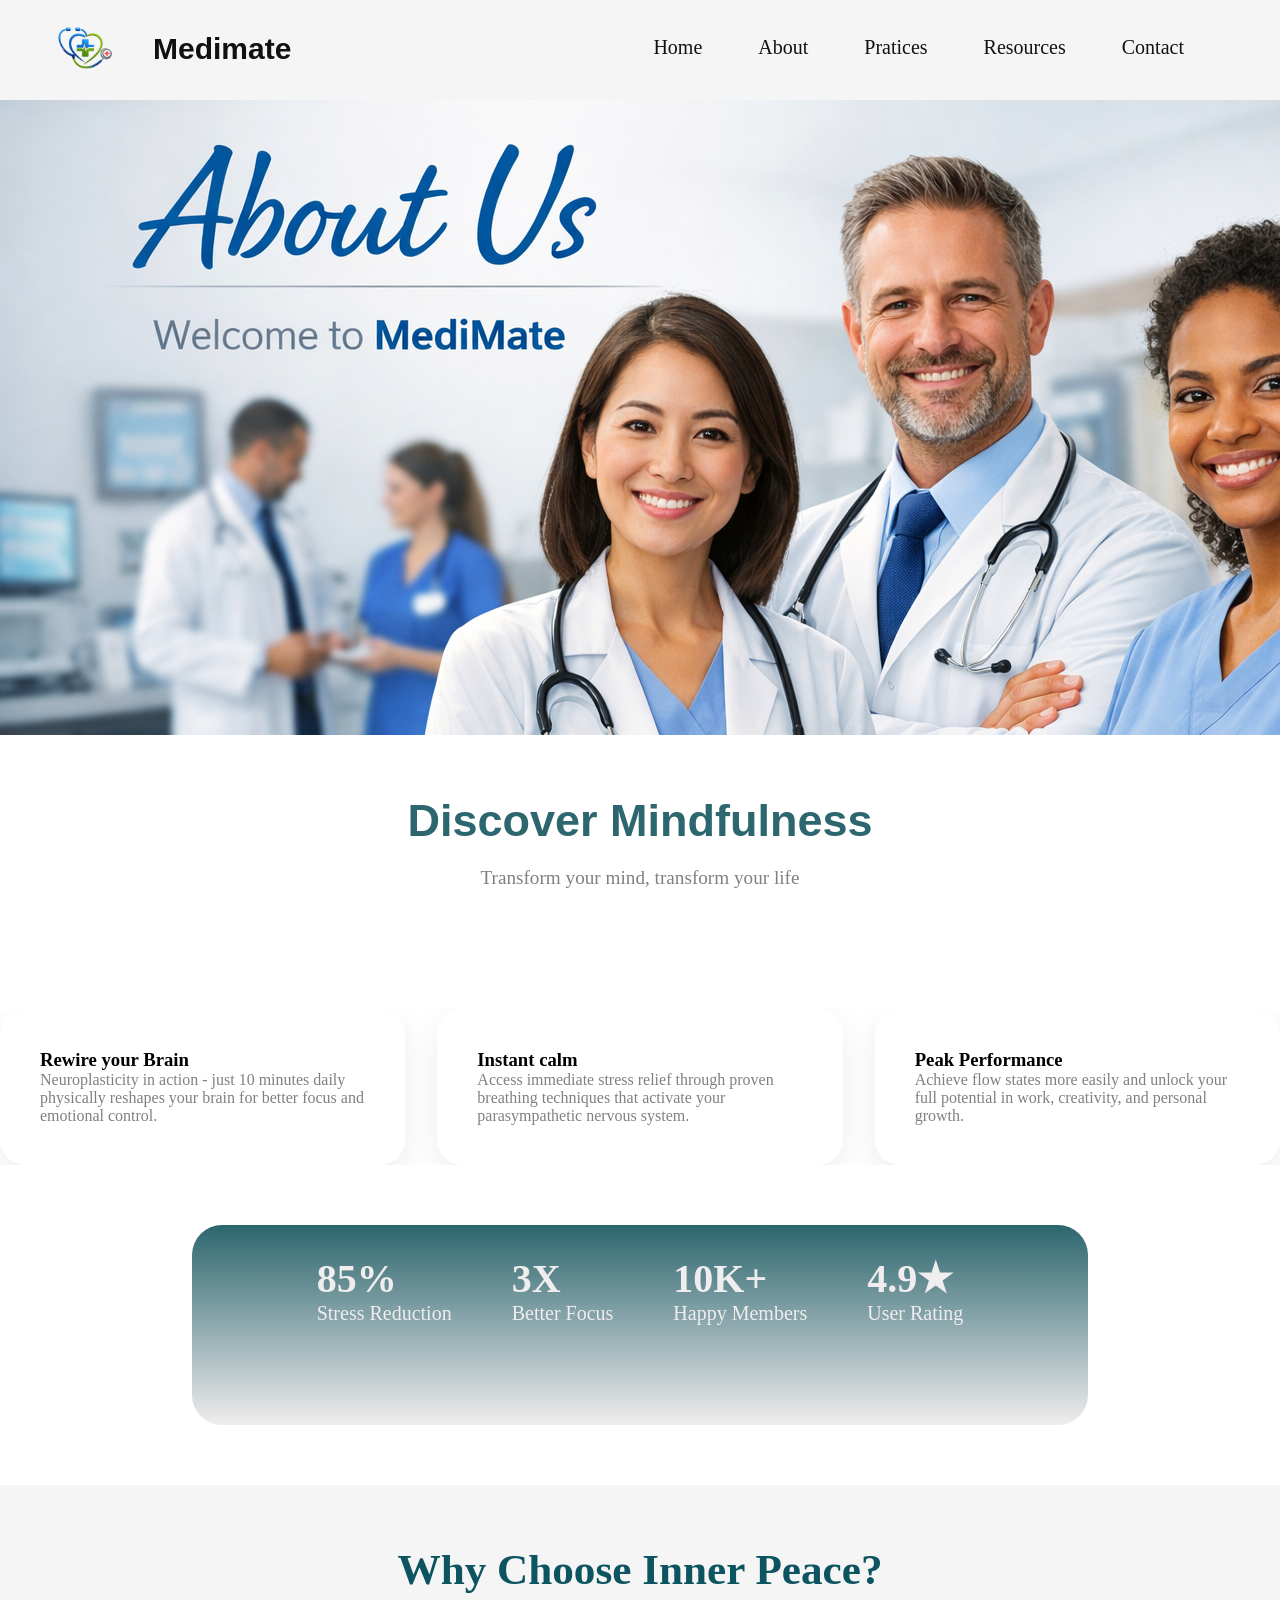
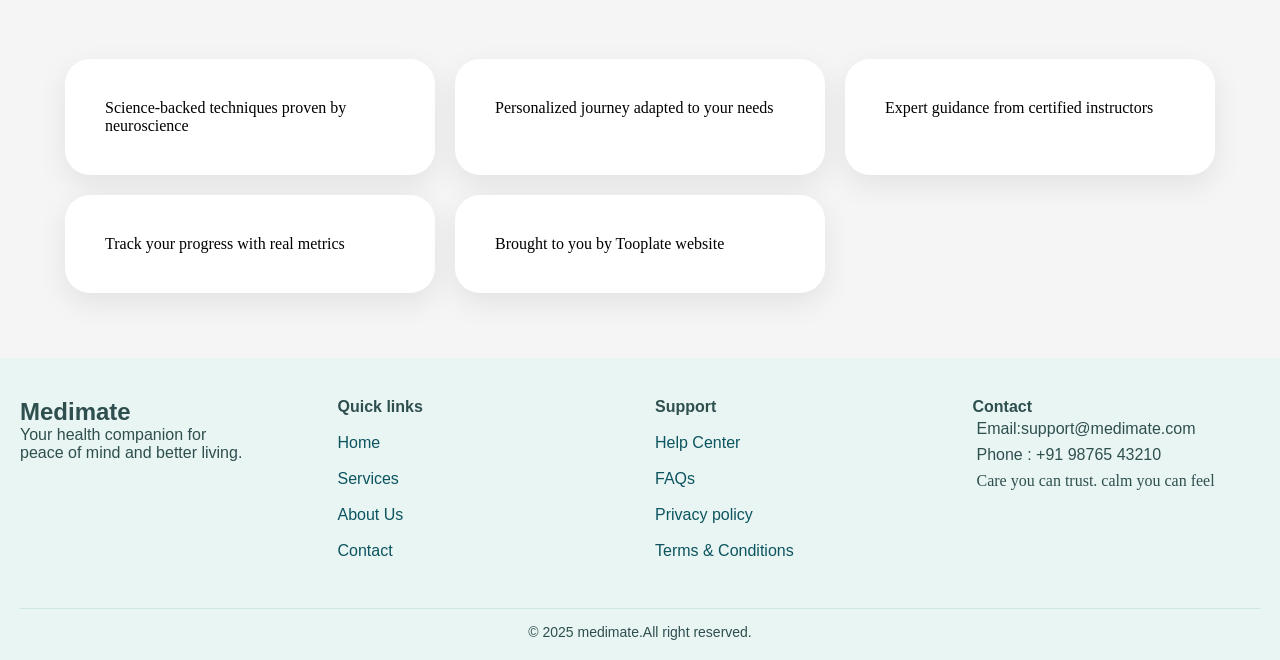
<file: html/about.html>
<!DOCTYPE html>
<html lang="en">
<head>
    <meta charset="UTF-8">
    <meta name="viewport" content="width=device-width, initial-scale=1.0">
    <title>Document</title>
    <link rel="stylesheet" href="../css/style.css">
</head>
<body>
    <!-- nav bar  -->

    <div class="nav">
        <div class="nav-left">
            <a href="">
                <img src="../assets/ChatGPT_Image_Dec_25__2025__10_53_46_AM-removebg-preview.png" alt="">
                <h2>Medimate</h2>

            </a>

        </div>
        <div class="nav-right">
            <ul>
                <li><a href="../html/index.html">Home</a></li>
                <li><a href="../html/about.html">About </a></li>
                <li><a href="../html/pratices.html">Pratices </a></li>
                <li><a href="../html/Resources.html">Resources </a></li>
                <li><a href="../html/Contact.html"> Contact </a></li>
            </ul>
        </div>
    </div>
   
      <div class="about">
        <!-- <h1>About us </h1> -->
      </div>
     <!-- hero section  -->
    <div class="hero-dic">
                <h1>Discover Mindfulness</h1>
                <p>Transform your mind, transform your life</p>

            </div>
            <div class="hero-card">
                <div class="hero-card1">
                    <h3>Rewire your Brain </h3>
                    <p>Neuroplasticity in action - just 10 minutes daily physically reshapes your brain for better focus
                        and emotional control.</p>
                </div>
                <div class="hero-card2">
                    <h3>Instant calm </h3>
                    <p>Access immediate stress relief through proven breathing techniques that activate your
                        parasympathetic nervous system.</p>
                </div>
                <div class="hero-card3">
                    <h3>Peak Performance</h3>
                    <p>Achieve flow states more easily and unlock your full potential in work, creativity, and personal
                        growth.</p>
                </div>
            </div>

            <div class="rate">
                <div class="rate-box">
                    <div class="rate-box1">
                        <h1>85%</h1>
                        <p>Stress Reduction</p>
                    </div>
                    <div class="rate-box1">
                        <h1>3X</h1>
                        <p>Better Focus</p>
                    </div>
                    <div class="rate-box1">
                        <h1>10K+</h1>
                        <p>Happy Members</p>
                    </div>
                    <div class="rate-box1">
                        <h1>4.9★</h1>
                        <p>User Rating</p>
                    </div>
                </div>
            </div>

            <div class="choose">
                <div class="choose1">
                    <h2>Why Choose Inner Peace?</h2>
                </div>
                <div class="choose2">
                    <div class="choose-box">
                        <p><i class="fa-solid fa-check"></i>Science-backed techniques proven by neuroscience</p>
                    </div>
                    <div class="choose-box">
                        <p><i class="fa-solid fa-check"></i>Personalized journey adapted to your needs</p>
                    </div>
                    <div class="choose-box">
                        <p><i class="fa-solid fa-check"></i>Expert guidance from certified instructors</p>
                    </div>
                    <div class="choose-box">
                        <p><i class="fa-solid fa-check"></i>Track your progress with real metrics</p>
                    </div>
                    <div class="choose-box">
                        <p><i class="fa-solid fa-check"></i>Brought to you by Tooplate website</p>
                    </div>
                </div>
            </div>
       <!-- footer section  -->

        <footer>
        <div class="footer-container">
            <div class="footer-brand">
                <h2>Medimate</h2>
                <p>Your health companion for <br> peace of mind and better living.</p>
            </div>
            <div class="footer-links">
                <h4>Quick links </h4>
                <ul>
                    <a href="">
                        <li>Home</li>
                    </a>
                    <a href="">
                        <li>Services </li>
                    </a>
                    <a href="">
                        <li> About Us</li>
                    </a>
                    <a href="">
                        <li> Contact</li>
                    </a>
                </ul>
            </div>
            <div class="footer-support">
                <h4>Support</h4>
                <ul>
                    <a href="">
                        <li>Help Center</li>
                    </a>
                    <a href="">
                        <li> FAQs</li>
                    </a>
                    <a href="">
                        <li>Privacy policy</li>
                    </a>
                    <a href="">
                        <li>Terms & Conditions</li>
                    </a>
                </ul>
            </div>
            <div class="footer-contact">
                <h4>Contact</h4>
                <p>Email:support@medimate.com</p>
                <p>Phone : +91 98765 43210</p>
                <p style="font-family: italic;">Care you can trust. calm you can feel </p>
            </div>
        </div>
         <div class="footer-bottom">
                <p>© 2025 medimate.All right reserved. </p>
            </div>
    </footer>
</body>
</html>
</file>
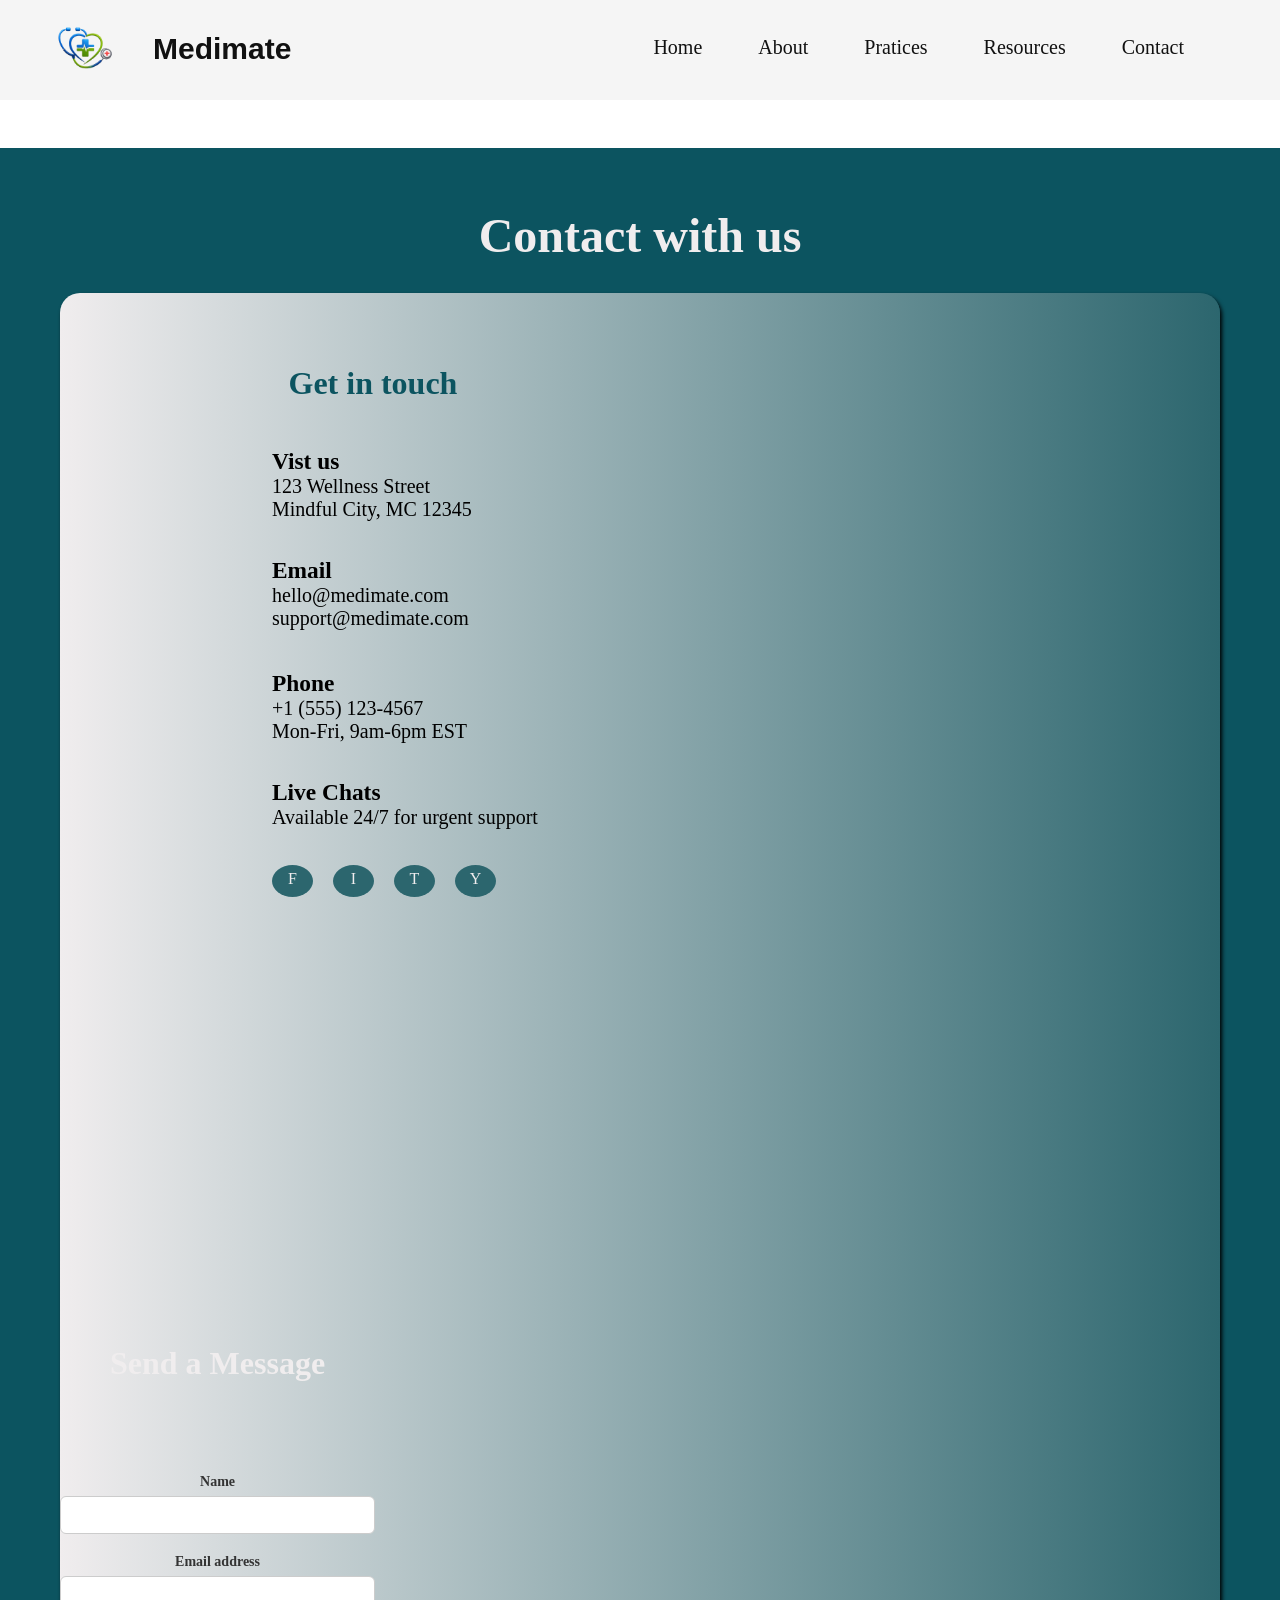
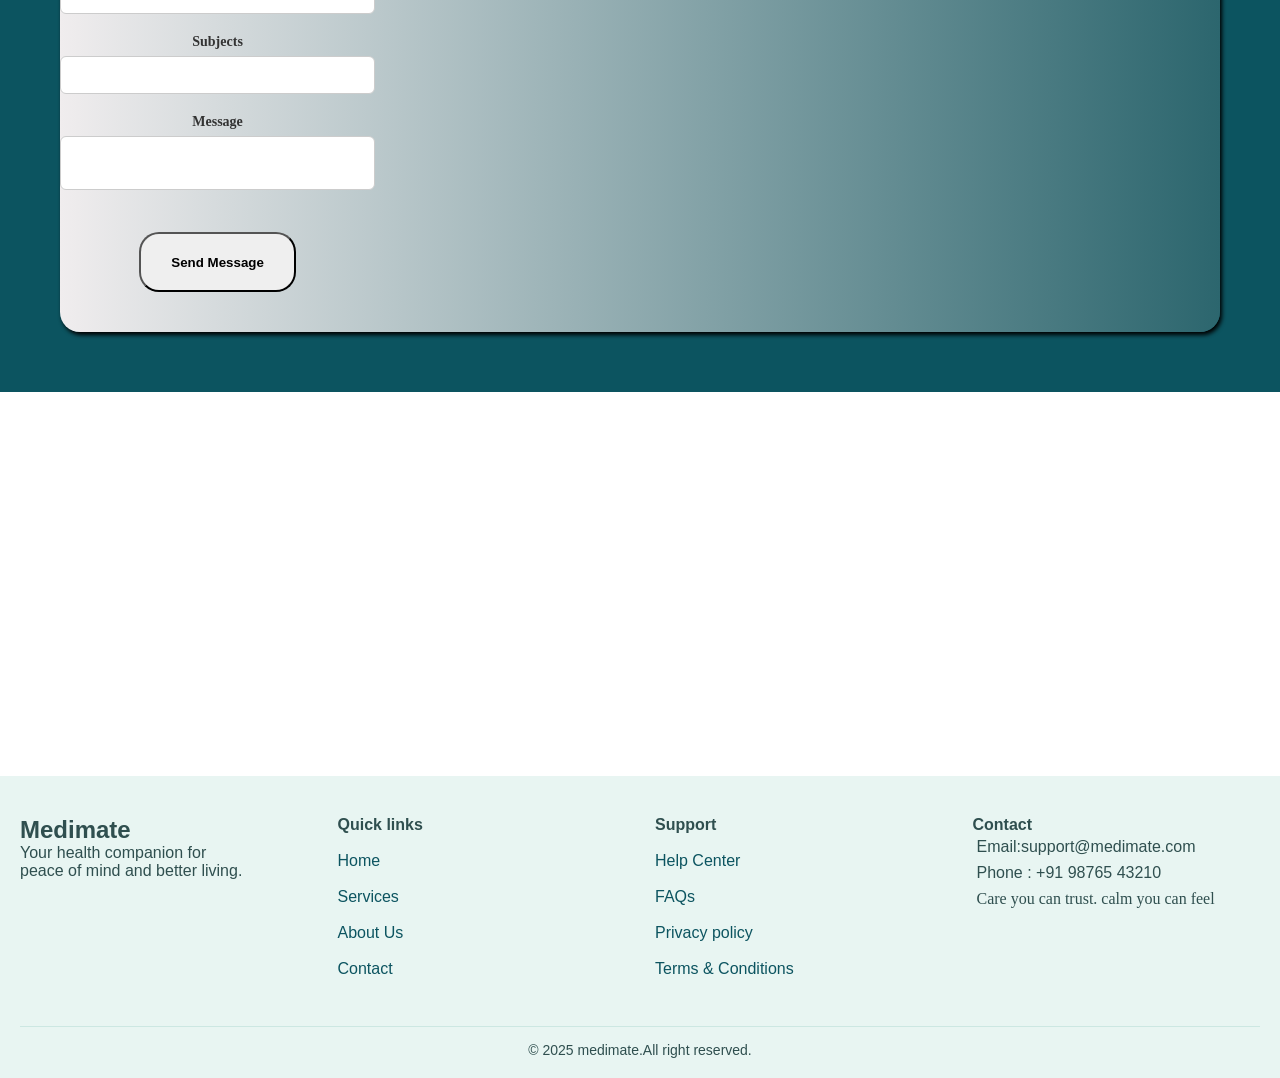
<file: html/Contact.html>
<!DOCTYPE html>
<html lang="en">

<head>
    <meta charset="UTF-8">
    <meta name="viewport" content="width=device-width, initial-scale=1.0">
    <title>Document</title>
    <link rel="stylesheet" href="../css/style.css">
</head>

<body>
    <!-- nav bar -->
    <div class="nav">
        <div class="nav-left">
            <a href="">
                <img src="../assets/ChatGPT_Image_Dec_25__2025__10_53_46_AM-removebg-preview.png" alt="">
                <h2>Medimate</h2>
            </a>
        </div>
        <div class="nav-right">
            <ul>
                <li><a href="../html/index.html">Home</a></li>
                <li><a href="../html/about.html">About </a></li>
                <li><a href="../html/pratices.html">Pratices </a></li>
                <li><a href="../html/Resources.html">Resources </a></li>
                <li><a href="../html/Contact.html"> Contact </a></li>
            </ul>
        </div>
    </div>

    <!-- contact section  -->
    <div class="contact">
        <h2>Contact with us </h2>
        <div class="contact-box">
            <div class="contact-left">
                <h2>Get in touch </h2>
                <div class="con-box1">
                    <h3> <i class="fa-solid fa-location-dot"></i>Vist us </h3>
                    <p>123 Wellness Street <br> Mindful City, MC 12345</p>
                </div>
                <div class="con-box2">
                    <h3> <i class="fa-solid fa-message"></i>Email </h3>
                    <p>hello@medimate.com <br> support@medimate.com</p>
                </div>
                <div class="con-box3">
                    <h3> <i class="fa-solid fa-phone"></i>Phone</h3>
                    <p> +1 (555) 123-4567 <br> Mon-Fri, 9am-6pm EST</p>
                </div>
                <div class="con-box4">
                    <h3> <i class="fa-solid fa-comment"></i> Live Chats </h3>
                    <p>Available 24/7 for urgent support</p>
                </div>
                <div class="con-link">
                    <a href="">F</a>
                    <a href="">I</a>
                    <a href="">T</a>
                    <a href="">Y</a>
                </div>
            </div>
            <div class="contact-right">
                <h2>Send a Message</h2>
                <form action="">
                    <label for="">Name </label> <br>
                    <input type="text"> <br> <br>
                    <label for="">Email address </label> <br>
                    <input type="=email"> <br> <br>
                    <label for="">Subjects</label> <br>
                    <input type="text"> <br> <br>
                    <label for="">Message</label> <br>
                    <textarea name="" id=""></textarea> <br> <br>
                    <button class="submit-btn">Send Message</button>
                </form>
            </div>
        </div>
    </div>

    <iframe
        src="https://www.google.com/maps/embed?pb=!1m18!1m12!1m3!1d3647.3030413476204!2d100.5641230193719!3d13.757206847615207!2m3!1f0!2f0!3f0!3m2!1i1024!2i768!4f13.1!3m3!1m2!1s0x0%3A0xf51ce6427b7918fc!2sG+Tower!5e0!3m2!1sen!2sth!4v1510722015945"
        width="100%" height="350" frameborder="0" style="border:0" allowfullscreen></iframe>
    <footer>
        <div class="footer-container">
            <div class="footer-brand">
                <h2>Medimate</h2>
                <p>Your health companion for <br> peace of mind and better living.</p>
            </div>
            <div class="footer-links">
                <h4>Quick links </h4>
                <ul>
                    <a href="">
                        <li>Home</li>
                    </a>
                    <a href="">
                        <li>Services </li>
                    </a>
                    <a href="">
                        <li> About Us</li>
                    </a>
                    <a href="">
                        <li> Contact</li>
                    </a>
                </ul>
            </div>
            <div class="footer-support">
                <h4>Support</h4>
                <ul>
                    <a href="">
                        <li>Help Center</li>
                    </a>
                    <a href="">
                        <li> FAQs</li>
                    </a>
                    <a href="">
                        <li>Privacy policy</li>
                    </a>
                    <a href="">
                        <li>Terms & Conditions</li>
                    </a>
                </ul>
            </div>
            <div class="footer-contact">
                <h4>Contact</h4>
                <p>Email:support@medimate.com</p>
                <p>Phone : +91 98765 43210</p>
                <p style="font-family: italic;">Care you can trust. calm you can feel </p>
            </div>
        </div>
        <div class="footer-bottom">
            <p>© 2025 medimate.All right reserved. </p>
        </div>
    </footer>
</body>

</html>
</file>
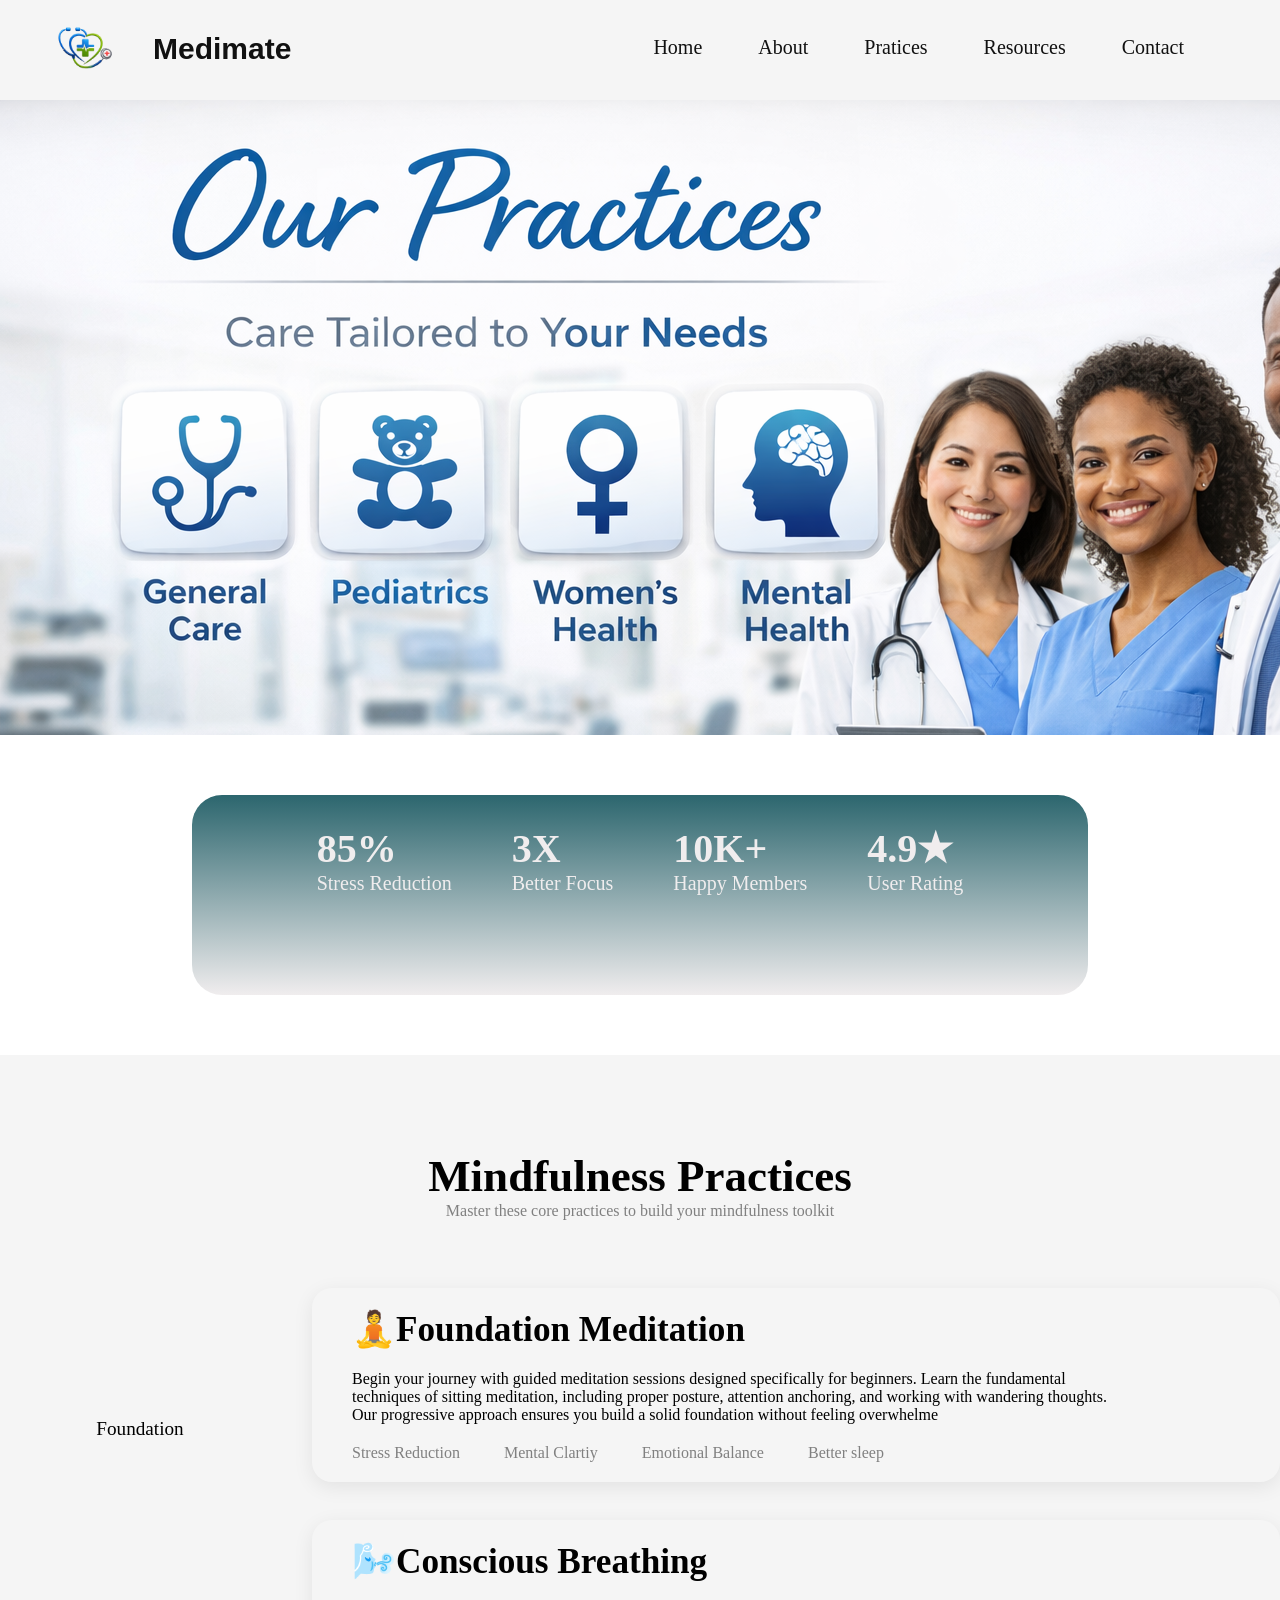
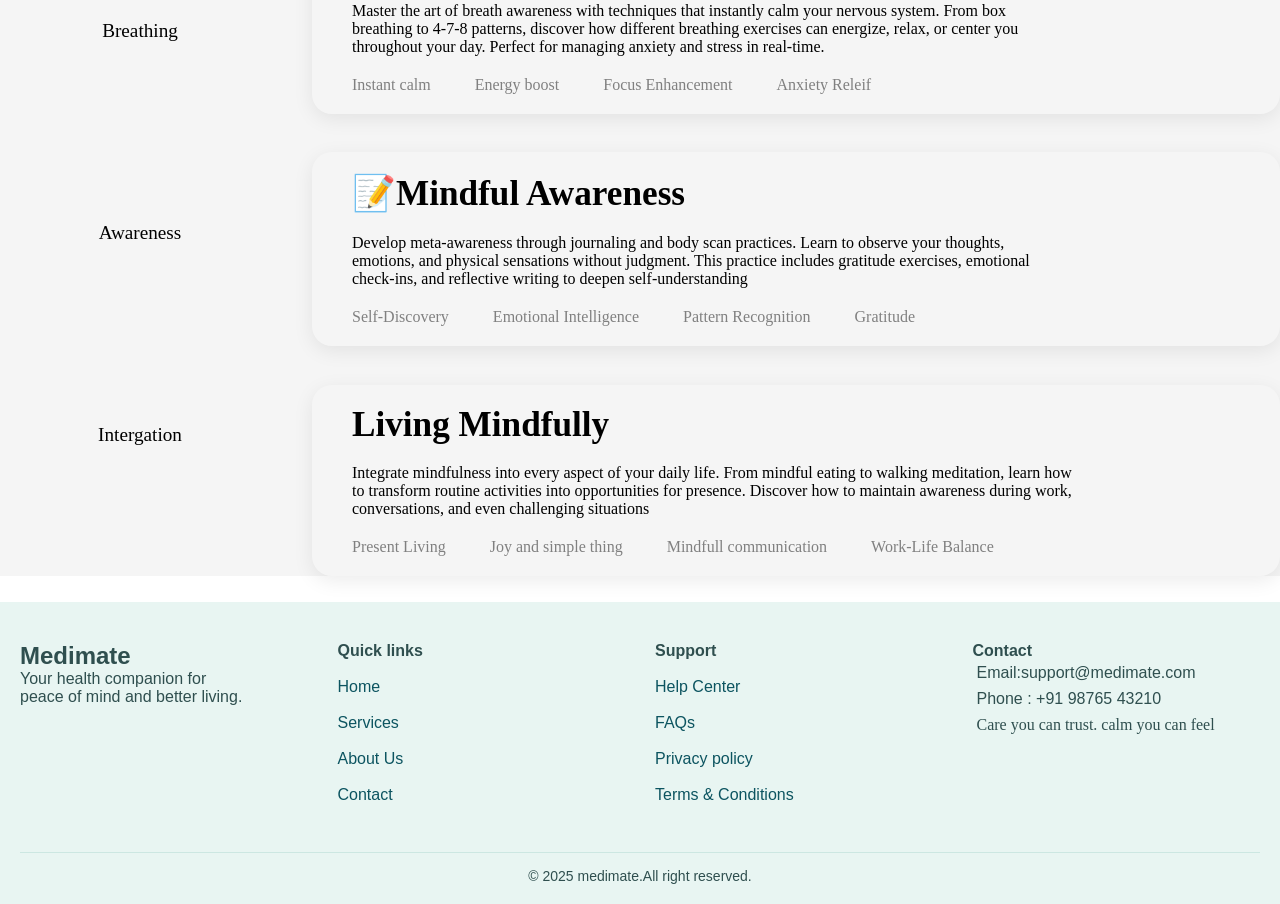
<file: html/pratices.html>
<!DOCTYPE html>
<html lang="en">

<head>
    <meta charset="UTF-8">
    <meta name="viewport" content="width=device-width, initial-scale=1.0">
    <title>Document</title>
    <link rel="stylesheet" href="../css/style.css">
</head>

<body>
    <!-- nav bar -->
    <div class="nav">
        <div class="nav-left">
            <a href="">
                <img src="../assets/ChatGPT_Image_Dec_25__2025__10_53_46_AM-removebg-preview.png" alt="">
                <h2>Medimate</h2>

            </a>

        </div>
        <div class="nav-right">
            <ul>
                <li><a href="../html/index.html">Home</a></li>
                <li><a href="../html/about.html">About </a></li>
                <li><a href="../html/pratices.html">Pratices </a></li>
                <li><a href="../html/Resources.html">Resources </a></li>
                <li><a href="../html/Contact.html"> Contact </a></li>
            </ul>
        </div>
    </div>


    <div class="practices-back">

    </div>

    <div class="rate">
        <div class="rate-box">
            <div class="rate-box1">
                <h1>85%</h1>
                <p>Stress Reduction</p>
            </div>
            <div class="rate-box1">
                <h1>3X</h1>
                <p>Better Focus</p>
            </div>
            <div class="rate-box1">
                <h1>10K+</h1>
                <p>Happy Members</p>
            </div>
            <div class="rate-box1">
                <h1>4.9★</h1>
                <p>User Rating</p>
            </div>
        </div>
    </div>

    <!-- practice section  -->
    <div class="practices" style="background-color: whitesmoke;">
        <!-- main heading  -->
        <div class="heading">
            <h2>Mindfulness Practices</h2>
            <p>Master these core practices to build your mindfulness toolkit</p>

        </div>
        <div class="practices-card">
            <!-- left side  -->
            <div class="practices-left">
                <span>Foundation</span>
                <span>Breathing</span>
                <span>Awareness</span>
                <span>Intergation</span>
            </div>
            <!-- right side  -->
            <div class="practices-right">

                <div class="pr-card1">
                    <h2>🧘Foundation Meditation</h2>
                    <p>Begin your journey with guided meditation sessions designed specifically for beginners.
                        Learn
                        the fundamental <br> techniques of sitting meditation, including proper posture,
                        attention
                        anchoring, and working with wandering thoughts. <br> Our progressive approach ensures
                        you build a
                        solid foundation without feeling overwhelme</p>

                    <a href="">Stress Reduction </a>
                    <a href="">Mental Clartiy</a>
                    <a href="">Emotional Balance</a>
                    <a href="">Better sleep</a>
                </div>
                <div class="pr-card2">
                    <h2>🌬️Conscious Breathing</h2>
                    <p>Master the art of breath awareness with techniques that instantly calm your nervous
                        system. From box <br> breathing to 4-7-8 patterns, discover how different breathing
                        exercises can energize, relax, or center you <br>throughout your day. Perfect for
                        managing anxiety and stress in real-time.</p>
                    <a href="">Instant calm</a>
                    <a href="">Energy boost</a>
                    <a href="">Focus Enhancement </a>
                    <a href="">Anxiety Releif </a>
                </div>
                <div class="pr-card3">
                    <h2>📝Mindful Awareness</h2>
                    <p>Develop meta-awareness through journaling and body scan practices. Learn to observe your
                        thoughts, <br>emotions, and physical sensations without judgment. This practice includes
                        gratitude exercises, emotional <br>check-ins, and reflective writing to deepen
                        self-understanding</p>
                    <a href="#">Self-Discovery</a>
                    <a href="#">Emotional Intelligence</a>
                    <a href="#">Pattern Recognition</a>
                    <a href="#">Gratitude</a>
                </div>
                <div class="pr-card4">
                    <h2>Living Mindfully</h2>
                    <p>Integrate mindfulness into every aspect of your daily life. From mindful eating to
                        walking meditation, learn how <br>to transform routine activities into opportunities for
                        presence. Discover how to maintain awareness during work, <br>conversations, and even
                        challenging situations</p>
                    <a href="">Present Living</a>
                    <a href="">Joy and simple thing </a>
                    <a href="">Mindfull communication </a>
                    <a href="">Work-Life Balance</a>
                </div>
            </div>
        </div>
    </div>
    <!-- footer section  -->

    <footer>
        <div class="footer-container">
            <div class="footer-brand">
                <h2>Medimate</h2>
                <p>Your health companion for <br> peace of mind and better living.</p>
            </div>
            <div class="footer-links">
                <h4>Quick links </h4>
                <ul>
                    <a href="">
                        <li>Home</li>
                    </a>
                    <a href="">
                        <li>Services </li>
                    </a>
                    <a href="">
                        <li> About Us</li>
                    </a>
                    <a href="">
                        <li> Contact</li>
                    </a>
                </ul>
            </div>
            <div class="footer-support">
                <h4>Support</h4>
                <ul>
                    <a href="">
                        <li>Help Center</li>
                    </a>
                    <a href="">
                        <li> FAQs</li>
                    </a>
                    <a href="">
                        <li>Privacy policy</li>
                    </a>
                    <a href="">
                        <li>Terms & Conditions</li>
                    </a>
                </ul>
            </div>
            <div class="footer-contact">
                <h4>Contact</h4>
                <p>Email:support@medimate.com</p>
                <p>Phone : +91 98765 43210</p>
                <p style="font-family: italic;">Care you can trust. calm you can feel </p>
            </div>
        </div>
        <div class="footer-bottom">
            <p>© 2025 medimate.All right reserved. </p>
        </div>
    </footer>
</body>

</html>
</file>
<file: css/style.css>
* {
    margin: 0;
    padding: 0;
    box-sizing: border-box;
}

.nav {
    display: flex;
    justify-content: space-between;
    background-color: whitesmoke;
    height: 100px;
    padding: 0 40px;

}

.nav-left a img {
    width: 100px;
    height: 100px;
    padding: 6px;
    margin: -6px;
}

.nav-left a {
    display: flex;
    padding: 7px;
    text-decoration: none;
    padding-left: 0;

}

.nav-left h2 {
    color: #111;
    font-size: 30px;
    font-family: 'Gill Sans', 'Gill Sans MT', Calibri, 'Trebuchet MS', sans-serif;
    padding: 25px;
}

.nav-right ul {
    display: flex;
    padding: 36px;
    list-style: none;
    gap: 16px;
    margin-right: 0;

}

.nav-right ul a {
    text-decoration: none;
    padding: 20px;
    color: #111;
    font-size: 20px;
}

.nav-right ul a:hover {
    color: whitesmoke;
    border-radius: 50px;
    background: linear-gradient(#2C666E, #F0EDEE);
}

.hero-section {
    background-image: url(../assets/ChatGPTImageDec22202512_07_39PM.png);
    padding: 60px;
    background-repeat: no-repeat;
    text-align: center;
    height: 630px;

}

.hero-section h1 {
    font-size: 3.5rem;
    color: black;
    padding: 48px;
    margin: -12px;
}

.hero-section p {
    font-size: 1.5rem;
    color: black
}

.hero-section a button {
    text-decoration: none;
    padding: 23px;
    background-color: #2C666E;
    color: whitesmoke;
    border-radius: 50px;
    font-weight: bold;
    margin-top: 33px;
    cursor: pointer;
}

.hero-section a button:hover {
    background-color: #0c5460;
    color: whitesmoke;
    transition: 0.5s;
}

.hero-dic {
    text-align: center;
    padding: 60px;
}

.hero-dic h1 {
    font-family: Arial, Helvetica, sans-serif;
    font-size: 45px;
    color: #2C666E;
}

.hero-dic p {
    color: gray;
    padding: 20px;
    font-size: 1.2rem;
}

.hero-card {
    display: grid;
    grid-template-columns: repeat(3, 1fr);
    gap: 2rem;
    margin-top: 40px;
    overflow: hidden;

}

.hero-card1 {
    background: white;
    border-radius: 25px;
    padding: 2.5rem;
    box-shadow: 0 10px 30px rgba(0, 0, 0, 0.08);

}

.hero-card2 {
    background: white;
    border-radius: 25px;
    padding: 2.5rem;
    box-shadow: 0 10px 30px rgba(0, 0, 0, 0.08);
}

.hero-card3 {
    background: white;
    border-radius: 25px;
    padding: 2.5rem;
    box-shadow: 0 10px 30px rgba(0, 0, 0, 0.08);
}

.hero-card1:hover {
    transform: scale(1.1);
    transition: transform 0.5s;
}

.hero-card2:hover {
    transform: scale(1.1);
    transition: transform 0.5s;
}

.hero-card3:hover {
    transform: scale(1.1);
    transition: transform 0.5s;
}

.hero-card p {
    color: gray;
}

.rate {
    background: linear-gradient(#2C666E, #F0EDEE);
    height: 200px;
    width: 70%;
    margin: 60px auto;
    margin-top: 60px;
    border-radius: 30px;
}

.rate-box {
    display: flex;
    justify-content: center;
    gap: 60px;
    padding: 30px;
    color: #F0EDEE;
    font-size: 20px;
}

.choose {
    background-color: whitesmoke;
    padding-top: 60px;
}

.choose1 {
    text-align: center;
    color: #0c5460;
    font-size: 1.8rem;
}

.choose2 {
    display: grid;
    grid-template-columns: repeat(3, 1fr);
    padding: 65px;
    gap: 20px;
}

.choose-box {
    background: white;
    border-radius: 25px;
    padding: 2.5rem;
    box-shadow: 0 10px 30px rgba(0, 0, 0, 0.08);
    transition: 0.5s;
}

.choose-box:hover {
    transform: translateY(-8px);
    background-color: #0c5460;
    color: #F0EDEE;
}

.heading {
    text-align: center;
    padding: 20px;
    padding-top: 95px;
}

.heading h2 {
    font-size: 45px;
}

.heading p {
    color: grey;
}

.practices-card {
    display: grid;
    grid-template-columns: 280px 1fr;
    gap: 2rem;
    margin-top: 3rem;
    margin-bottom: 26px;
}

.practices-left {
    display: flex;
    align-items: center;
    justify-content: center;
    cursor: pointer;
    position: relative;
    flex-direction: column;
    gap: 180px;
    font-size: 1.2rem;
    border-radius: 50px;
}

.practices-right {
    display: grid;
    gap: 2.4rem;
}

.pr-card1 a {
    text-decoration: none;
    color: grey;
    padding: 20px;

}

.pr-card1 {
    border-radius: 20px;
    box-shadow: 0 5px 20px rgba(0, 0, 0, 0.08);
    padding: 20px;
}

.pr-card1 p {
    padding-bottom: 20px;
    padding-top: 15px;
    padding-left: 20px;

}

.pr-card1 h2 {
    font-size: 2.2rem;
    margin-bottom: 0.3rem;
    padding-left: 20px;
}

.pr-card1 a:hover {
    background: linear-gradient(#0c5460, #F0EDEE);
    border-radius: 30px;
    color: #F0EDEE;
}

.pr-card1:hover {
    transform: translateX(20px);
    transition: 0.5s;
}

.pr-card2 a {
    text-decoration: none;
    color: grey;
    padding: 20px;
}

.pr-card2 {
    border-radius: 20px;
    box-shadow: 0 5px 20px rgba(0, 0, 0, 0.08);
    padding: 20px;
}

.pr-card2 p {
    padding-bottom: 20px;
    padding-top: 15px;
    padding-left: 20px;

}

.pr-card2 h2 {
    font-size: 2.2rem;
    margin-bottom: 0.3rem;
    padding-left: 20px;
}

.pr-card2 a:hover {
    background: linear-gradient(#0c5460, #F0EDEE);
    border-radius: 30px;
    color: #F0EDEE;
}

.pr-card2:hover {
    transform: translateX(20px);
    transition: 0.5s;
}

.pr-card3 a {
    text-decoration: none;
    color: grey;
    padding: 20px;
}

.pr-card3 {
    border-radius: 20px;
    box-shadow: 0 5px 20px rgba(0, 0, 0, 0.08);
    padding: 20px;
}

.pr-card3 p {
    padding-bottom: 20px;
    padding-top: 15px;
    padding-left: 20px;

}

.pr-card3 h2 {
    font-size: 2.2rem;
    margin-bottom: 0.3rem;
    padding-left: 20px;
}

.pr-card3 a:hover {
    background: linear-gradient(#0c5460, #F0EDEE);
    border-radius: 30px;
    color: #F0EDEE;
}

.pr-card3:hover {
    transform: translateX(20px);
    transition: 0.5s;
}

.pr-card4 a {
    text-decoration: none;
    color: grey;
    padding: 20px;
}

.pr-card4 {
    border-radius: 20px;
    box-shadow: 0 5px 20px rgba(0, 0, 0, 0.08);
    padding: 20px;
}

.pr-card4 p {
    padding-bottom: 20px;
    padding-top: 15px;
    padding-left: 20px;

}

.pr-card4 h2 {
    font-size: 2.2rem;
    margin-bottom: 0.3rem;
    padding-left: 20px;
}

.pr-card4 a:hover {
    background: linear-gradient(#0c5460, #F0EDEE);
    border-radius: 30px;
    color: #F0EDEE;
}

.pr-card4:hover {
    transform: translateX(20px);
    transition: 0.5s;
}

.res-heading {
    text-align: center;
    padding-top: 80px;

}

.res-heading h2 {
    font-size: 2.4rem;

}

.res-heading p {
    color: grey;
}

.res-click {
    display: flex;
    justify-content: center;
    gap: 1.2rem;
    padding-top: 30px;

}

.btn1 {
    padding: 0.8rem 2rem;
    background: white;
    border: 2px solid #2C666E;
    border-radius: 25px;
    color: #2C666E;
    font-weight: 600;
    cursor: pointer;
    transition: all 0.3s ease;
}

.btn2 {
    padding: 0.8rem 2rem;
    background: white;
    border: 2px solid #2C666E;
    border-radius: 25px;
    color: #2C666E;
    font-weight: 600;
    cursor: pointer;
    transition: all 0.3s ease;
}

.btn3 {
    padding: 0.8rem 2rem;
    background-color: white;
    border: 2px solid #0c5460;
    border-radius: 25px;
    color: #2C666E;
    font-weight: 600;
    cursor: pointer;
    transition: all 0.3s ease;
}

.btn1:hover {
    background-color: #0c5460;
    color: #F0EDEE;
}

.btn2:hover {
    background-color: #0c5460;
    color: #F0EDEE;
}

.btn3:hover {
    background-color: #0c5460;
    color: #F0EDEE;
}

.res-card {
    display: grid;
    grid-template-columns: repeat(auto-fit, minmax(300px, 1fr));
    gap: 2rem;
    padding-top: 60px;
    margin-left: 35px;
}

.re-card1 img {
    width: 100%;
    max-width: 400px;
    height: auto;
    border-radius: 30px;


}

.re-card2 img {
    border-radius: 30px;
    width: 100%;
    max-width: 400px;
    height: auto;
}

.re-card3 img {
    width: 100%;
    max-width: 400px;
    height: auto;
    border-radius: 30px;
}

.re-card1:hover {
    transform: translateY(-10px);
    transition: 0.5s;
}

.re-card2:hover {
    transform: translateY(-10px);
    transition: 0.5s;
}

.re-card3:hover {
    transform: translateY(-10px);
    transition: 0.5s;
}

.contact {
    background-color: #0c5460;
    margin-top: 48px;
    padding: 60px
}

.contact h2 {
    text-align: center;
    color: #F0EDEE;
    font-size: 3rem;
    padding-bottom: 30px;

}

.contact-box {
    display: flex;
    background: linear-gradient(to right, #F0EDEE, #2C666E);
    border-radius: 20px;
    gap: 21rem;
    flex-wrap: wrap;
    box-shadow: 2px 3px 4px black;
}

.contact-left {
    padding: 2rem;
    margin-left: 100px;
}

.contact-left h2 {
    color: #0c5460;
    font-size: 2rem;
    padding-top: 40px;
    padding-left: 0;
    text-align: center;
}

.con-box1 {
    padding: 1rem;
    font-size: 20px;
    padding-left: 80px;

    &:hover {
        cursor: pointer;
        background: linear-gradient(to right, #0c5460, #F0EDEE);
        transition: 0.5s;
        transform: translateX(10px);
        color: #F0EDEE;
        border-radius: 20px;
    }
}

.con-box2 {
    padding: 1em;
    font-size: 20px;
    padding-left: 80px;

    &:hover {
        cursor: pointer;
        background: linear-gradient(to right, #0c5460, #F0EDEE);
        transition: 0.5s;
        transform: translateX(10px);
        color: #F0EDEE;
        border-radius: 20px;
    }
}

.con-box3 {
    padding: 1em;
    font-size: 20px;
    padding-left: 80px;

    &:hover {
        cursor: pointer;
        background: linear-gradient(to right, #0c5460, #F0EDEE);
        transition: 0.5s;
        transform: translateX(10px);
        color: #F0EDEE;
        border-radius: 20px;
    }
}

.con-box4 {
    padding: 1rem;
    font-size: 20px;
    padding-left: 80px;

    &:hover {
        cursor: pointer;
        background: linear-gradient(to right, #0c5460, #F0EDEE);
        transition: 0.5s;
        transform: translateX(10px);
        color: #F0EDEE;
        border-radius: 20px;
    }
}

.con-link {
    display: flex;
    gap: 20px;
    padding-top: 20px;
    padding-bottom: 30px;
    padding-left: 80px;
}

.con-link a {
    width: 41px;
    height: 32px;
    text-align: center;
    text-decoration: none;
    border-radius: 50%;
    color: #F0EDEE;
    background-color: #2C666E;
    padding-top: 5px;

    &:hover {
        transform: translateY(-8px);
        transition: 0.5s;
    }
}

.contact-right h2 {
    color: #F0EDEE;
    font-size: 2rem;
    padding: 50px;

}

.contact-right {
    /* padding: 1.5rem; */
    padding-left: 100px;
    padding-left: 0;
    text-align: center;
}

form {
    max-width: 500px;
    margin: 40px auto;
    border-radius: 10px;

}

form label {
    font-size: 14px;
    color: #333;
    font-weight: 600;
}

form input,
form textarea {
    width: 100%;
    padding: 10px 12px;
    margin-top: 6px;
    border: 1px solid #ccc;
    border-radius: 6px;
    outline: none;
    font-size: 14px;
}

form input:focus,
form textarea:focus {
    border-color: #4caf93;
    box-shadow: 0 0 0 2px rgba(76, 175, 147, 0.2);
}


form textarea {
    resize: none;
}

.submit-btn {
    width: 50%;
    height: 60px;
    border-radius: 20px;
    margin-left: 130px;
    font-weight: bold;
    margin: 20px auto;
    display: block;

    &:hover {
        transform: translateY(-5px);
        color: #F0EDEE;
        background-color: #0c5460;
        transition: 0.5s;
    }
}

footer {
    background: #e8f5f2;
    color: #2f4f4f;
    padding: 40px 20px 20px;
    font-family: Arial, sans-serif;
}

.footer-container {
    display: grid;
    grid-template-columns: repeat(auto-fit, minmax(200px, 1fr));
    gap: 30px;
}

.footer-links ul a {
    list-style: none;
    text-decoration: none;
    color: #0c5460;
    padding: 3px;

    &:hover {
        text-decoration: underline;
    }
}

.footer-support ul a {
    list-style: none;
    text-decoration: none;
    color: #0c5460;
    padding: 3px;

    &:hover {
        text-decoration: underline;
    }
}

.footer-bottom {
    text-align: center;
    margin-top: 30px;
    border-top: 1px solid #cce7e2;
    padding-top: 15px;
    font-size: 14px;
}

.footer-contact p {
    padding: 4px;
}

/* About us  */

.about {
    background-image: url(../assets/ChatGPT\ Image\ Dec\ 20\,\ 2025\,\ 10_45_22\ AM.png);
    object-fit: cover;
    width: 100%;
    height: 635px;
}

/* practices  */

.practices-back {
    background-image: url(../assets/ChatGPT\ Image\ Dec\ 20\,\ 2025\,\ 11_06_27\ AM.png);
    object-fit: cover;
    width: 100%;
    height: 635px;
}

iframe {
    margin-top: 30px;
}

.resources-back {
    width: 100%;
    height: 458px;
    object-fit: cover;
}

@media (max-width:480px) {
    .nav {
        max-width: 90vw;
        gap: 100px;

    }

    .nav-right {
        display: none;
    }

    .hero-section {
        width: 1011px;
    }

    .hero-dic {
        text-align: center;
        padding: 15px 20px;
        margin-left: 6px;
    }

    .hero-dic h1 {
        font-size: 24px;
        line-height: 1.3;
    }

    .hero-dic p {
        font-size: 1rem;
        padding: 10px 0;
    }

    .hero-card {
        display: grid;
        grid-template-rows: 1fr;
    }
}

@media(max-width:768px) {
    .hero-section {
        width: 63rem;
    }

    .hero-dic {
        margin-left: 10rem;
    }

    .hero-card {
        margin-left: 10rem;
        gap: 3rem;
    }

    .rate {
        width: 106%;
        margin-left: 6rem;
    }

    .choose1 {
        margin-left: 12rem;
    }

    .choose2 {
        margin-left: 12rem;
        padding: 0;
    }

    .choose-box {
        padding: 1rem;
        margin-top: 3rem;
    }

    .heading {
        margin-left: 12rem;
    }

    .practices-left {
        display: none;
    }

    .practices-right {
        margin-left: 12rem;
    }

    .pr-card1 {
        padding: 0px;
        width: 329%;
    }

    .pr-card2 {
        padding: 0px;
        width: 329%;
    }

    .pr-card3 {
        padding: 0px;
        width: 329%;
    }

    .pr-card4 {
        padding: 0px;
        width: 355%;
    }

    .res-heading {
        margin-left: 16rem;
    }

    .res-click {
        margin-left: 12rem;
    }

    .res-card {
        display: flex;
        justify-content: center;
        align-items: center;
        margin-left: 12rem;
        gap: 2rem;
    }

    .contact {
        width: 133vw;
    }

    .contact-box {
        display: grid;
        grid-template-columns: 1fr 1fr;
        gap: 6px;
        padding: 30px;
    }

    .contact-left {
        margin-left: -5rem;
        padding-top: 10px;
    }

    footer {
        width: 134%;
    }
}

@media(max-width:992px) {

    .practices-left {
        gap: 276px;
    }

    .res-card {
        display: flex;
        margin-right: 30px;
    }

    .contact-box {
        display: grid;
        grid-template-columns: 1fr 1fr;
    }

    .contact-left {
        margin-left: -3rem;
    }

    .contact-right {
        margin-left: -3rem;
        margin-right: 4rem;
    }

    .contact-right h2 {
        padding: 10px;
        margin-top: 57px;
    }
}
</file>
